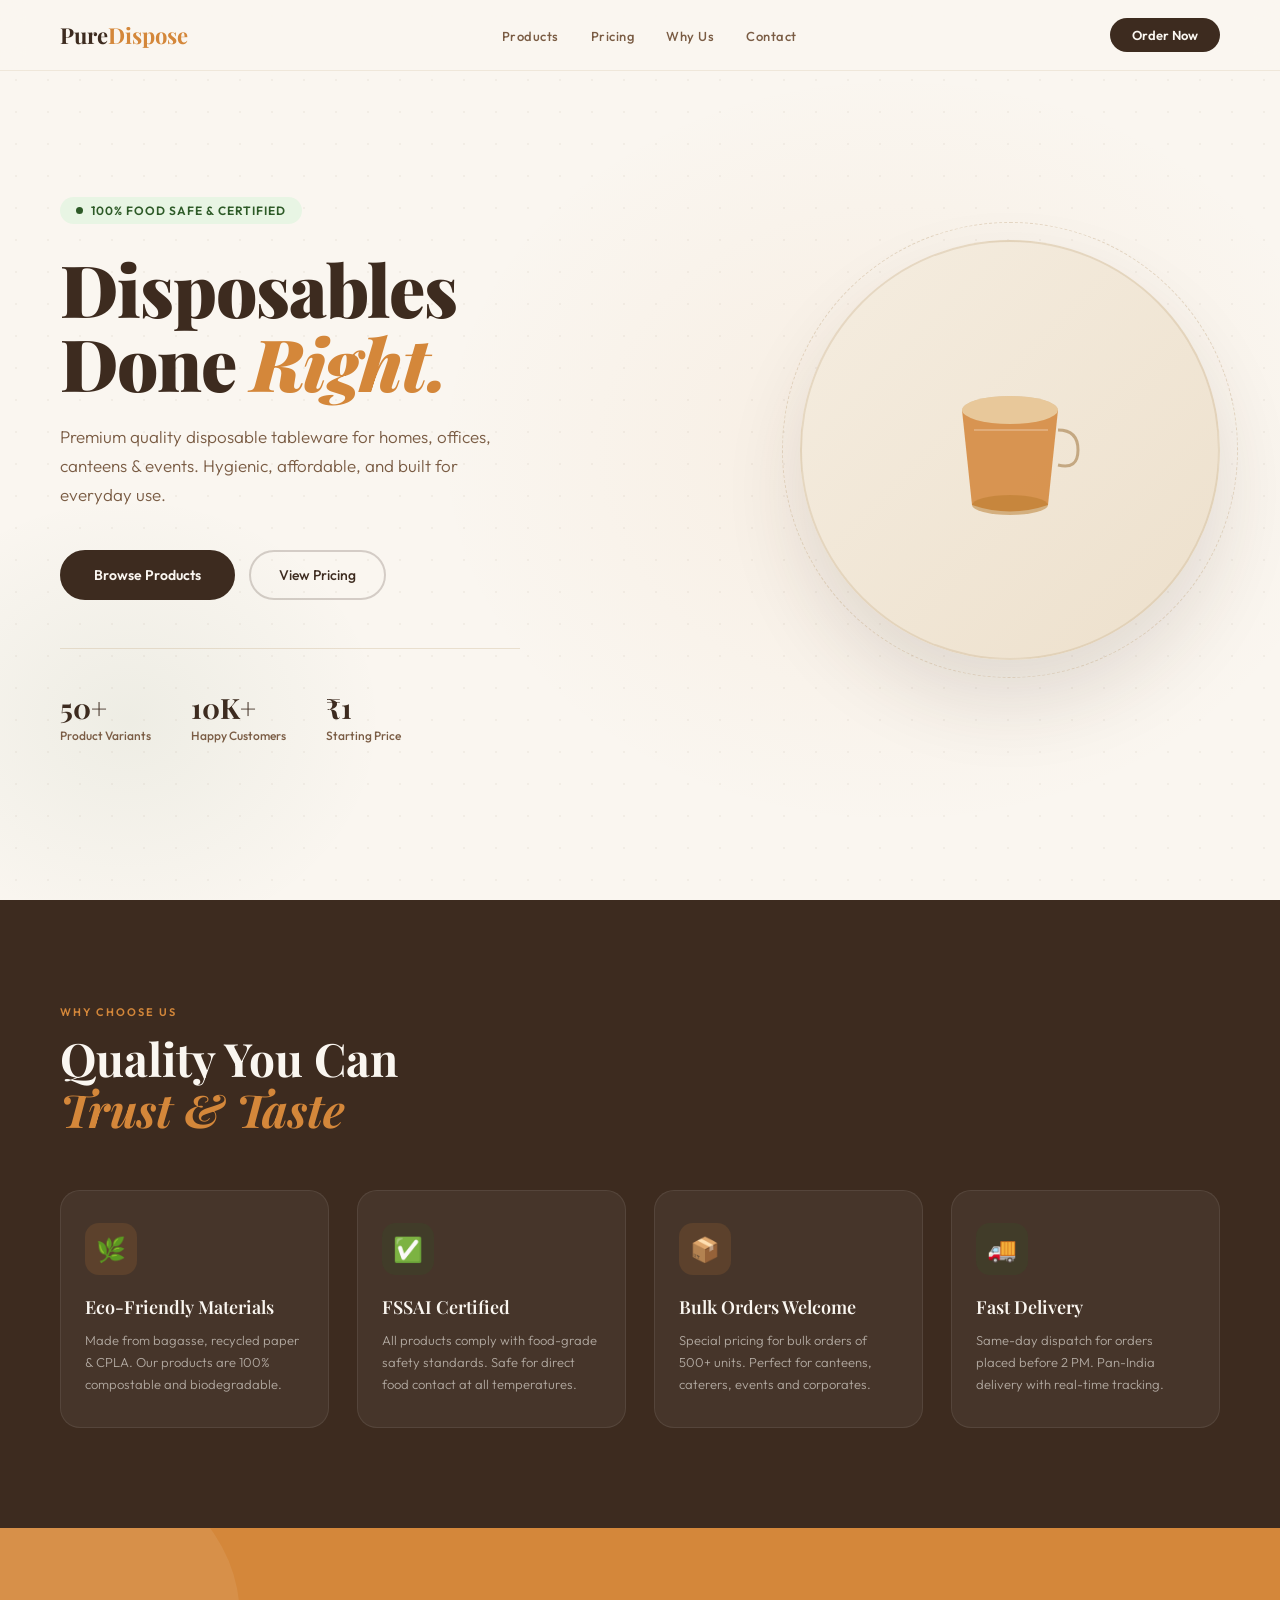
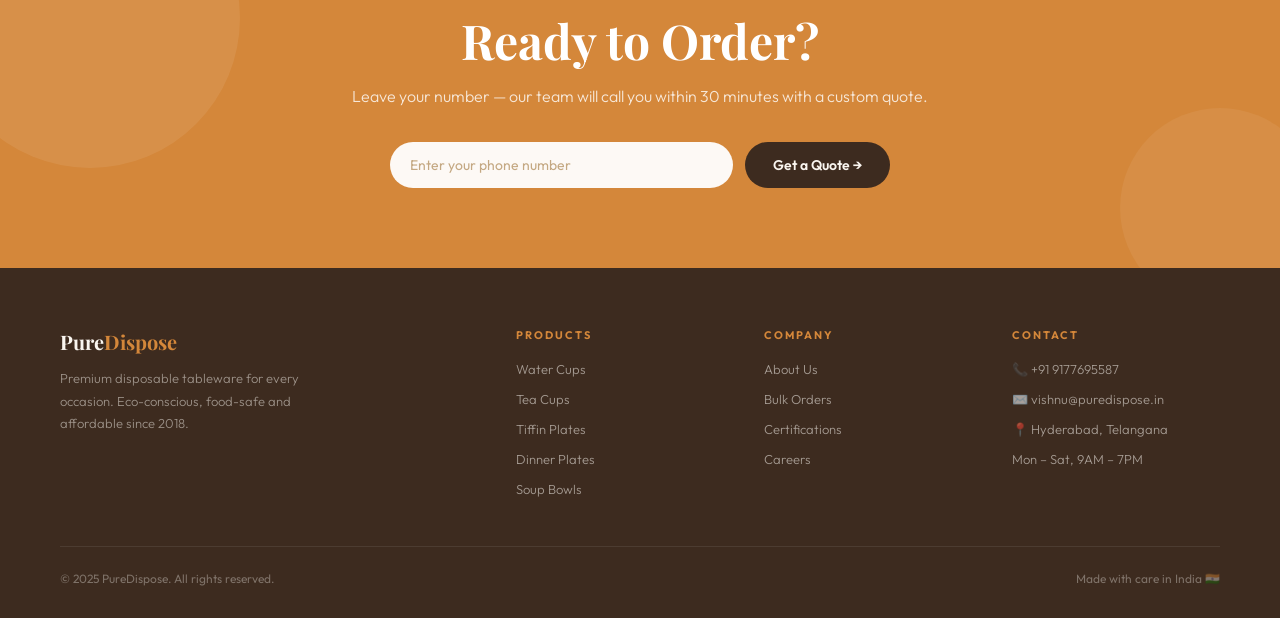
<file: frontend/index.html>
<!DOCTYPE html>
<html lang="en">
<head>
<meta charset="UTF-8">
<meta name="viewport" content="width=device-width, initial-scale=1.0">
<title>PureDispose — Disposable Products</title>
<link href="https://fonts.googleapis.com/css2?family=Playfair+Display:ital,wght@0,500;0,700;0,900;1,500;1,700&family=Outfit:wght@300;400;500;600&display=swap" rel="stylesheet">
<link rel="stylesheet" href="styles/main.css">
</head>
<body>
<nav>
  <a href="index.html" style="text-decoration:none"><div class="logo">Pure<span>Dispose</span></div></a>
  <ul class="nav-links">
    <li><a href="products.html">Products</a></li>
    <li><a href="pricing.html">Pricing</a></li>
    <li><a href="#why">Why Us</a></li>
    <li><a href="#contact">Contact</a></li>
  </ul>
  <a href="#contact" class="nav-cta">Order Now</a>
</nav>

<section class="hero">
  <div class="hero-bg"></div>
  <div class="hero-dots"></div>
  <div class="hero-content">
    <div class="hero-tag">100% Food Safe & Certified</div>
    <h1>Disposables<br>Done <em>Right.</em></h1>
    <p class="hero-sub">Premium quality disposable tableware for homes, offices, canteens & events. Hygienic, affordable, and built for everyday use.</p>
    <div class="hero-btns">
      <a href="products.html" class="btn-primary">Browse Products</a>
      <a href="pricing.html" class="btn-ghost">View Pricing</a>
    </div>
    <div class="hero-stats">
      <div><div class="stat-num">50+</div><div class="stat-lbl">Product Variants</div></div>
      <div><div class="stat-num">10K+</div><div class="stat-lbl">Happy Customers</div></div>
      <div><div class="stat-num">₹1</div><div class="stat-lbl">Starting Price</div></div>
    </div>
  </div>
  <div class="hero-visual">
    <div class="hero-circle">
      <svg class="cup-svg" viewBox="0 0 200 200" fill="none" xmlns="http://www.w3.org/2000/svg">
        <ellipse cx="100" cy="60" rx="48" ry="14" fill="#c4a882" opacity=".4"/>
        <path d="M52 60 L62 155 Q100 168 138 155 L148 60 Z" fill="#d4873a" opacity=".85"/>
        <ellipse cx="100" cy="60" rx="48" ry="14" fill="#e8c89a"/>
        <path d="M64 80 L138 80" stroke="#fff" stroke-width="1.5" opacity=".3"/>
        <path d="M148 80 Q168 80 168 100 Q168 120 148 115" stroke="#c4a882" stroke-width="3" fill="none"/>
        <ellipse cx="100" cy="155" rx="38" ry="10" fill="#b87a2a" opacity=".5"/>
      </svg>
    </div>
  </div>
</section>

<section id="why" class="why">
  <div class="section-tag" style="color:var(--accent)">Why Choose Us</div>
  <div class="section-title">Quality You Can<br><em style="font-style:italic;color:var(--accent)">Trust & Taste</em></div>
  <div class="why-grid">
    <div class="why-card">
      <div class="why-ico" style="background:rgba(212,135,58,0.15)">🌿</div>
      <div class="why-title">Eco-Friendly Materials</div>
      <div class="why-text">Made from bagasse, recycled paper & CPLA. Our products are 100% compostable and biodegradable.</div>
    </div>
    <div class="why-card">
      <div class="why-ico" style="background:rgba(45,90,39,0.2)">✅</div>
      <div class="why-title">FSSAI Certified</div>
      <div class="why-text">All products comply with food-grade safety standards. Safe for direct food contact at all temperatures.</div>
    </div>
    <div class="why-card">
      <div class="why-ico" style="background:rgba(212,135,58,0.15)">📦</div>
      <div class="why-title">Bulk Orders Welcome</div>
      <div class="why-text">Special pricing for bulk orders of 500+ units. Perfect for canteens, caterers, events and corporates.</div>
    </div>
    <div class="why-card">
      <div class="why-ico" style="background:rgba(45,90,39,0.2)">🚚</div>
      <div class="why-title">Fast Delivery</div>
      <div class="why-text">Same-day dispatch for orders placed before 2 PM. Pan-India delivery with real-time tracking.</div>
    </div>
  </div>
</section>

<section class="order-section" id="contact">
  <h2>Ready to Order?</h2>
  <p>Leave your number — our team will call you within 30 minutes with a custom quote.</p>
  <div class="order-form">
    <input class="order-input" type="tel" id="phone" placeholder="Enter your phone number" maxlength="10">
    <button class="order-submit" onclick="submitOrder()">Get a Quote →</button>
  </div>
</section>

<footer>
  <div class="foot-grid">
    <div>
      <div class="foot-brand">Pure<span>Dispose</span></div>
      <div class="foot-desc">Premium disposable tableware for every occasion. Eco-conscious, food-safe and affordable since 2018.</div>
    </div>
    <div>
      <div class="foot-title">Products</div>
      <ul class="foot-links">
        <li><a href="#">Water Cups</a></li>
        <li><a href="#">Tea Cups</a></li>
        <li><a href="#">Tiffin Plates</a></li>
        <li><a href="#">Dinner Plates</a></li>
        <li><a href="#">Soup Bowls</a></li>
      </ul>
    </div>
    <div>
      <div class="foot-title">Company</div>
      <ul class="foot-links">
        <li><a href="#">About Us</a></li>
        <li><a href="#">Bulk Orders</a></li>
        <li><a href="#">Certifications</a></li>
        <li><a href="#">Careers</a></li>
      </ul>
    </div>
    <div>
      <div class="foot-title">Contact</div>
      <ul class="foot-links">
        <li><a href="#">📞 +91 9177695587</a></li>
        <li><a href="#">✉️ vishnu@puredispose.in</a></li>
        <li><a href="#">📍 Hyderabad, Telangana</a></li>
        <li><a href="#">Mon – Sat, 9AM – 7PM</a></li>
      </ul>
    </div>
  </div>
  <div class="foot-bottom">
    <span>© 2025 PureDispose. All rights reserved.</span>
    <span>Made with care in India 🇮🇳</span>
  </div>
</footer>
<div id="toast"></div>
<script src="scripts/main.js"></script>
</body>
</html>
</file>
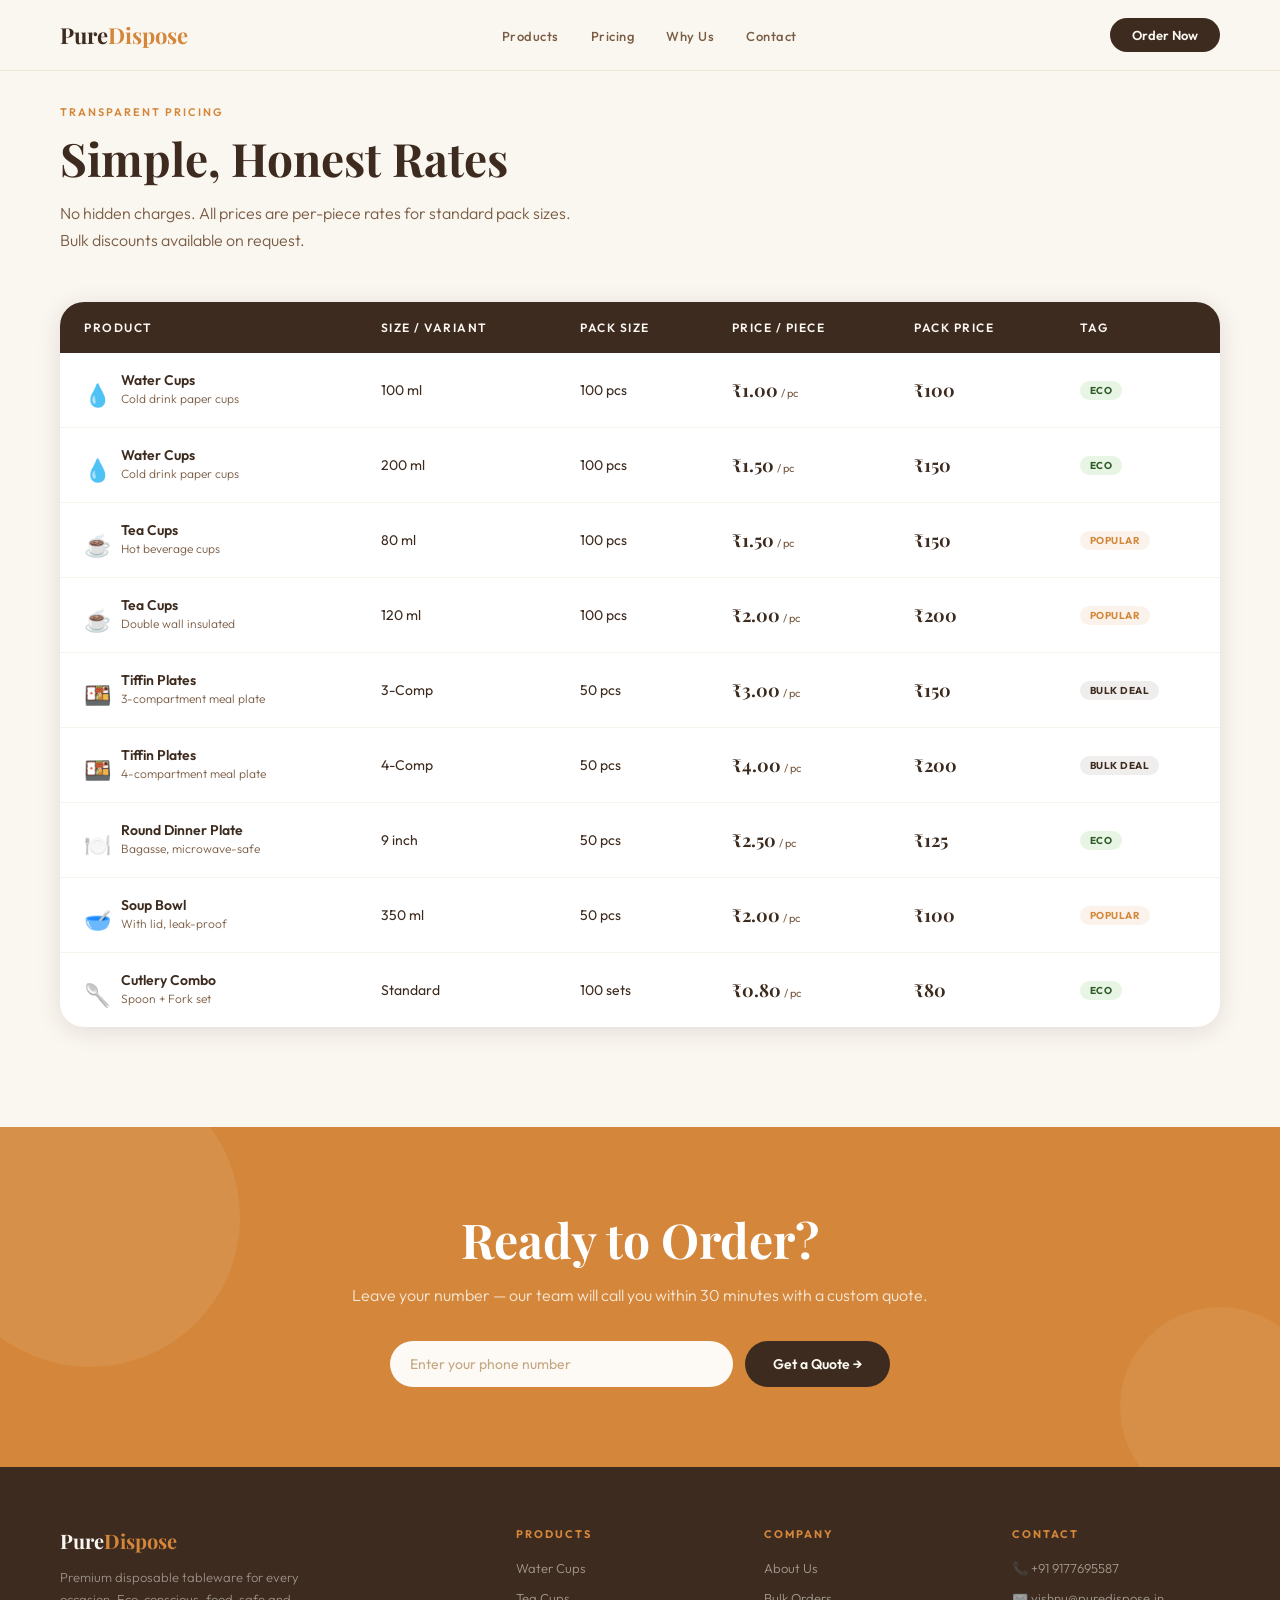
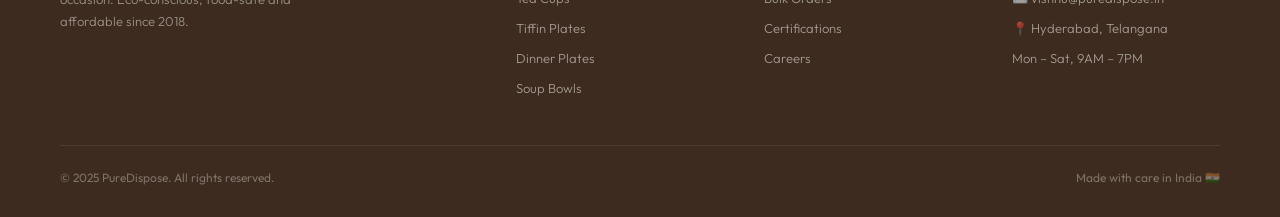
<file: frontend/pricing.html>
<!DOCTYPE html>
<html lang="en">
<head>
<meta charset="UTF-8">
<meta name="viewport" content="width=device-width, initial-scale=1.0">
<title>Pricing — PureDispose</title>
<link href="https://fonts.googleapis.com/css2?family=Playfair+Display:ital,wght@0,500;0,700;0,900;1,500;1,700&family=Outfit:wght@300;400;500;600&display=swap" rel="stylesheet">
<link rel="stylesheet" href="styles/main.css">
</head>
<body>
<nav>
  <a href="index.html" style="text-decoration:none"><div class="logo">Pure<span>Dispose</span></div></a>
  <ul class="nav-links">
    <li><a href="products.html">Products</a></li>
    <li><a href="#pricing">Pricing</a></li>
    <li><a href="index.html#why">Why Us</a></li>
    <li><a href="#contact">Contact</a></li>
  </ul>
  <a href="#contact" class="nav-cta">Order Now</a>
</nav>

<section class="pricing" id="pricing">
  <div class="section-tag">Transparent Pricing</div>
  <div class="section-title">Simple, Honest Rates</div>
  <p class="section-sub">No hidden charges. All prices are per-piece rates for standard pack sizes. Bulk discounts available on request.</p>
  <table class="pricing-table">
    <thead>
      <tr>
        <th>Product</th>
        <th>Size / Variant</th>
        <th>Pack Size</th>
        <th>Price / Piece</th>
        <th>Pack Price</th>
        <th>Tag</th>
      </tr>
    </thead>
    <tbody>
      <tr>
        <td><span class="t-ico">💧</span><div style="display:inline-block"><div class="t-name">Water Cups</div><div class="t-desc">Cold drink paper cups</div></div></td>
        <td>100 ml</td><td>100 pcs</td>
        <td><span class="t-price">₹1.00</span> <span class="t-unit">/ pc</span></td>
        <td><span class="t-price">₹100</span></td>
        <td><span class="t-badge t-eco">Eco</span></td>
      </tr>
      <tr>
        <td><span class="t-ico">💧</span><div style="display:inline-block"><div class="t-name">Water Cups</div><div class="t-desc">Cold drink paper cups</div></div></td>
        <td>200 ml</td><td>100 pcs</td>
        <td><span class="t-price">₹1.50</span> <span class="t-unit">/ pc</span></td>
        <td><span class="t-price">₹150</span></td>
        <td><span class="t-badge t-eco">Eco</span></td>
      </tr>
      <tr>
        <td><span class="t-ico">☕</span><div style="display:inline-block"><div class="t-name">Tea Cups</div><div class="t-desc">Hot beverage cups</div></div></td>
        <td>80 ml</td><td>100 pcs</td>
        <td><span class="t-price">₹1.50</span> <span class="t-unit">/ pc</span></td>
        <td><span class="t-price">₹150</span></td>
        <td><span class="t-badge t-pop">Popular</span></td>
      </tr>
      <tr>
        <td><span class="t-ico">☕</span><div style="display:inline-block"><div class="t-name">Tea Cups</div><div class="t-desc">Double wall insulated</div></div></td>
        <td>120 ml</td><td>100 pcs</td>
        <td><span class="t-price">₹2.00</span> <span class="t-unit">/ pc</span></td>
        <td><span class="t-price">₹200</span></td>
        <td><span class="t-badge t-pop">Popular</span></td>
      </tr>
      <tr>
        <td><span class="t-ico">🍱</span><div style="display:inline-block"><div class="t-name">Tiffin Plates</div><div class="t-desc">3-compartment meal plate</div></div></td>
        <td>3-Comp</td><td>50 pcs</td>
        <td><span class="t-price">₹3.00</span> <span class="t-unit">/ pc</span></td>
        <td><span class="t-price">₹150</span></td>
        <td><span class="t-badge t-bulk">Bulk Deal</span></td>
      </tr>
      <tr>
        <td><span class="t-ico">🍱</span><div style="display:inline-block"><div class="t-name">Tiffin Plates</div><div class="t-desc">4-compartment meal plate</div></div></td>
        <td>4-Comp</td><td>50 pcs</td>
        <td><span class="t-price">₹4.00</span> <span class="t-unit">/ pc</span></td>
        <td><span class="t-price">₹200</span></td>
        <td><span class="t-badge t-bulk">Bulk Deal</span></td>
      </tr>
      <tr>
        <td><span class="t-ico">🍽️</span><div style="display:inline-block"><div class="t-name">Round Dinner Plate</div><div class="t-desc">Bagasse, microwave-safe</div></div></td>
        <td>9 inch</td><td>50 pcs</td>
        <td><span class="t-price">₹2.50</span> <span class="t-unit">/ pc</span></td>
        <td><span class="t-price">₹125</span></td>
        <td><span class="t-badge t-eco">Eco</span></td>
      </tr>
      <tr>
        <td><span class="t-ico">🥣</span><div style="display:inline-block"><div class="t-name">Soup Bowl</div><div class="t-desc">With lid, leak-proof</div></div></td>
        <td>350 ml</td><td>50 pcs</td>
        <td><span class="t-price">₹2.00</span> <span class="t-unit">/ pc</span></td>
        <td><span class="t-price">₹100</span></td>
        <td><span class="t-badge t-pop">Popular</span></td>
      </tr>
      <tr>
        <td><span class="t-ico">🥄</span><div style="display:inline-block"><div class="t-name">Cutlery Combo</div><div class="t-desc">Spoon + Fork set</div></div></td>
        <td>Standard</td><td>100 sets</td>
        <td><span class="t-price">₹0.80</span> <span class="t-unit">/ pc</span></td>
        <td><span class="t-price">₹80</span></td>
        <td><span class="t-badge t-eco">Eco</span></td>
      </tr>
    </tbody>
  </table>
</section>

<section class="order-section" id="contact">
  <h2>Ready to Order?</h2>
  <p>Leave your number — our team will call you within 30 minutes with a custom quote.</p>
  <div class="order-form">
    <input class="order-input" type="tel" id="phone" placeholder="Enter your phone number" maxlength="10">
    <button class="order-submit" onclick="submitOrder()">Get a Quote →</button>
  </div>
</section>

<footer>
  <div class="foot-grid">
    <div>
      <div class="foot-brand">Pure<span>Dispose</span></div>
      <div class="foot-desc">Premium disposable tableware for every occasion. Eco-conscious, food-safe and affordable since 2018.</div>
    </div>
    <div>
      <div class="foot-title">Products</div>
      <ul class="foot-links">
        <li><a href="#">Water Cups</a></li>
        <li><a href="#">Tea Cups</a></li>
        <li><a href="#">Tiffin Plates</a></li>
        <li><a href="#">Dinner Plates</a></li>
        <li><a href="#">Soup Bowls</a></li>
      </ul>
    </div>
    <div>
      <div class="foot-title">Company</div>
      <ul class="foot-links">
        <li><a href="#">About Us</a></li>
        <li><a href="#">Bulk Orders</a></li>
        <li><a href="#">Certifications</a></li>
        <li><a href="#">Careers</a></li>
      </ul>
    </div>
    <div>
      <div class="foot-title">Contact</div>
      <ul class="foot-links">
        <li><a href="#">📞 +91 9177695587</a></li>
        <li><a href="#">✉️ vishnu@puredispose.in</a></li>
        <li><a href="#">📍 Hyderabad, Telangana</a></li>
        <li><a href="#">Mon – Sat, 9AM – 7PM</a></li>
      </ul>
    </div>
  </div>
  <div class="foot-bottom">
    <span>© 2025 PureDispose. All rights reserved.</span>
    <span>Made with care in India 🇮🇳</span>
  </div>
</footer>
<div id="toast"></div>
<script src="scripts/main.js"></script>
</body>
</html>
</file>
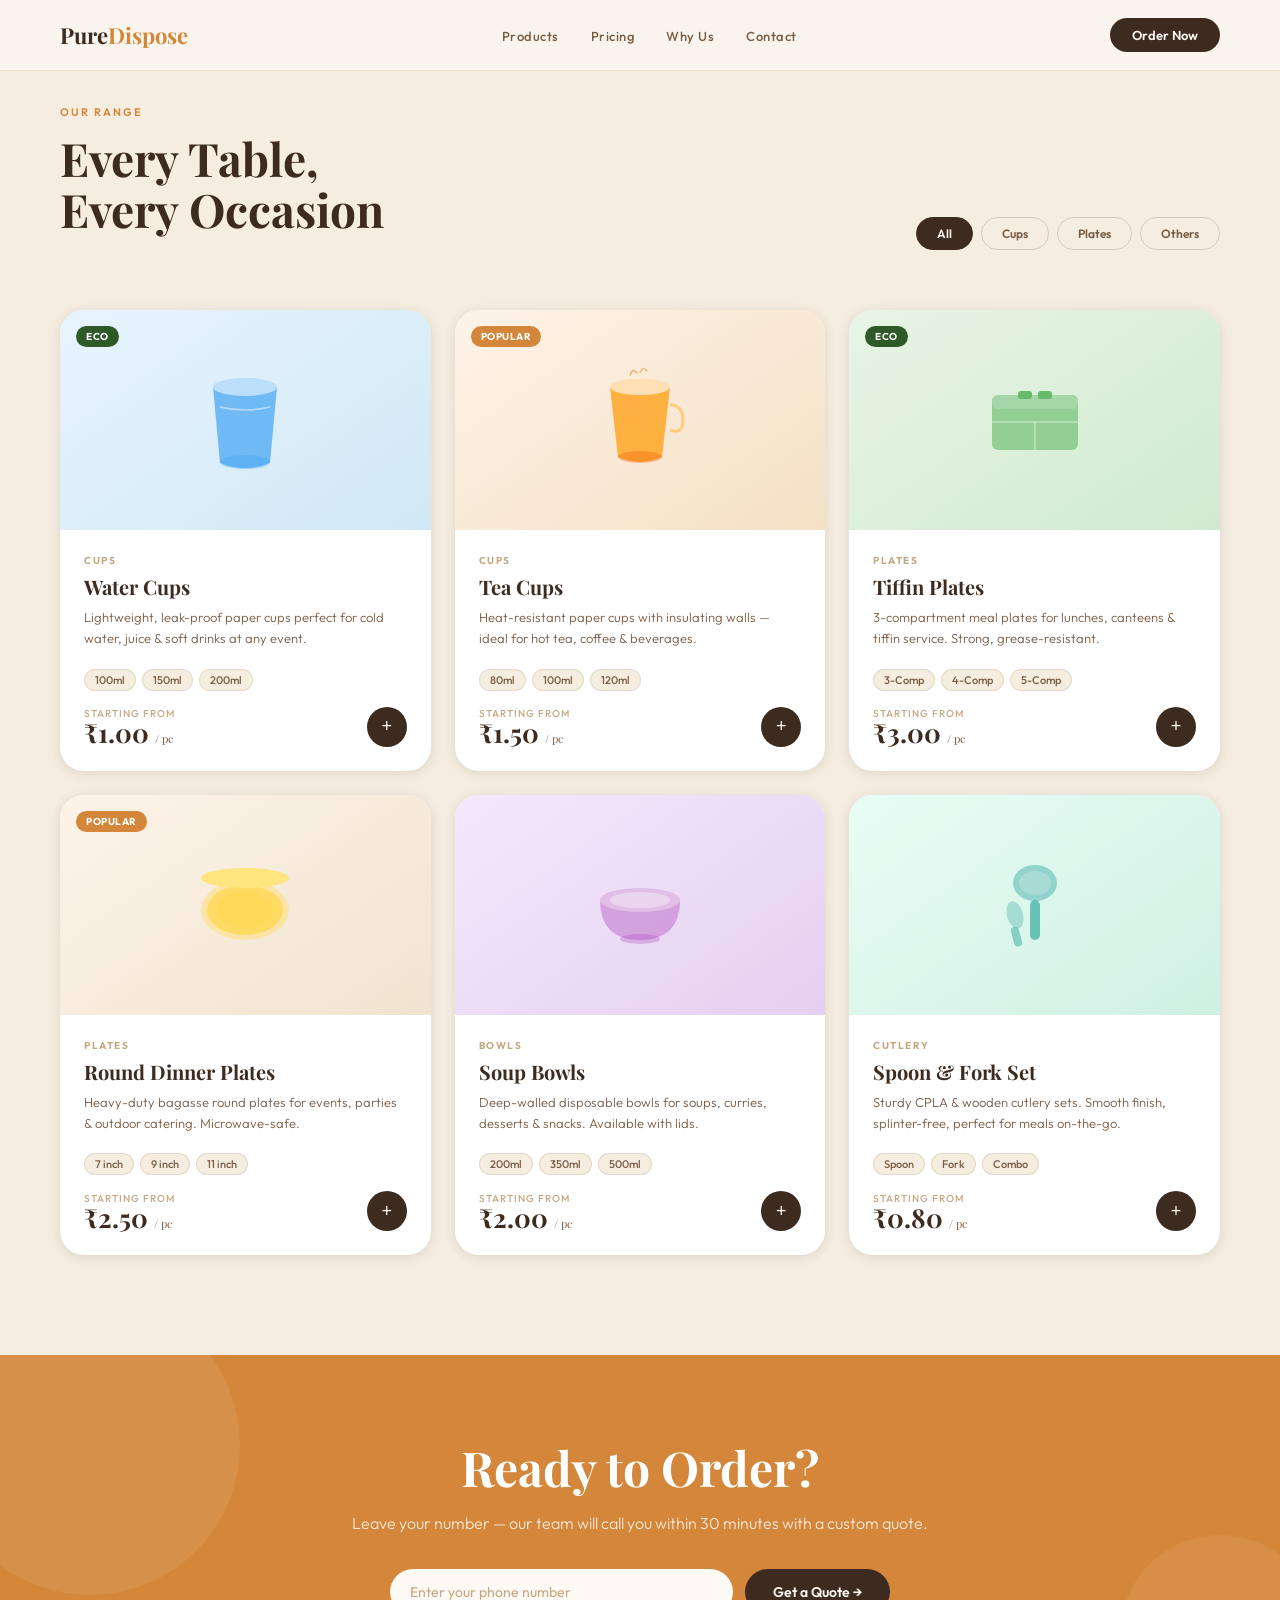
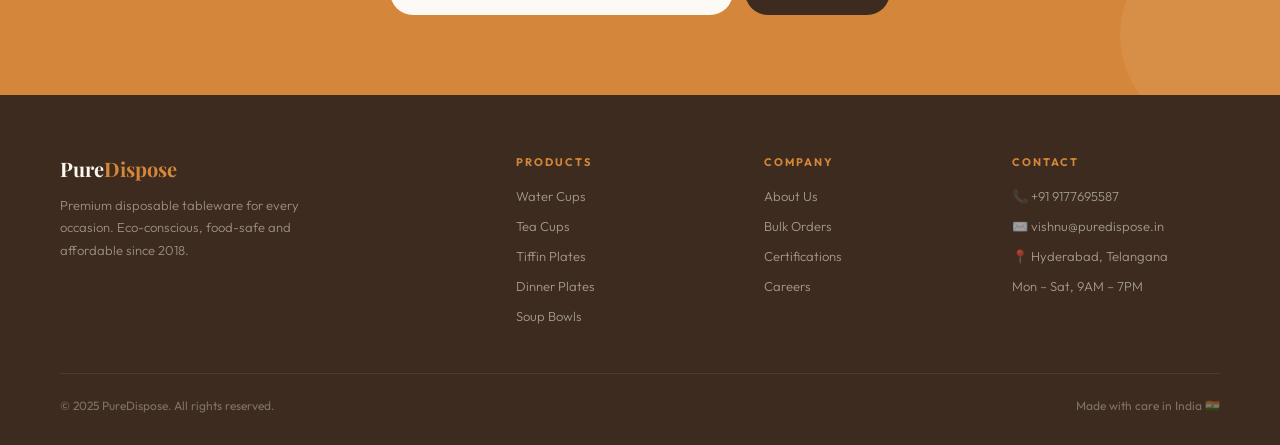
<file: frontend/products.html>
<!DOCTYPE html>
<html lang="en">
<head>
<meta charset="UTF-8">
<meta name="viewport" content="width=device-width, initial-scale=1.0">
<title>Products — PureDispose</title>
<link href="https://fonts.googleapis.com/css2?family=Playfair+Display:ital,wght@0,500;0,700;0,900;1,500;1,700&family=Outfit:wght@300;400;500;600&display=swap" rel="stylesheet">
<link rel="stylesheet" href="styles/main.css">
</head>
<body>
<nav>
  <a href="index.html" style="text-decoration:none"><div class="logo">Pure<span>Dispose</span></div></a>
  <ul class="nav-links">
    <li><a href="#products">Products</a></li>
    <li><a href="pricing.html">Pricing</a></li>
    <li><a href="index.html#why">Why Us</a></li>
    <li><a href="#contact">Contact</a></li>
  </ul>
  <a href="#contact" class="nav-cta">Order Now</a>
</nav>

<section class="products" id="products">
  <div class="products-head">
    <div>
      <div class="section-tag">Our Range</div>
      <div class="section-title">Every Table,<br>Every Occasion</div>
    </div>
    <div class="filter-tabs">
      <button class="ftab active" onclick="filterCards('all',this)">All</button>
      <button class="ftab" onclick="filterCards('cups',this)">Cups</button>
      <button class="ftab" onclick="filterCards('plates',this)">Plates</button>
      <button class="ftab" onclick="filterCards('others',this)">Others</button>
    </div>
  </div>
  <div class="products-grid" id="prod-grid">

    <div class="prod-card" data-cat="cups">
      <div class="prod-img ill-water">
        <svg width="90" height="110" viewBox="0 0 90 110" fill="none">
          <ellipse cx="45" cy="22" rx="32" ry="9" fill="#90caf9" opacity=".5"/>
          <path d="M13 22 L20 98 Q45 108 70 98 L77 22 Z" fill="#64b5f6" opacity=".9"/>
          <ellipse cx="45" cy="22" rx="32" ry="9" fill="#bbdefb"/>
          <path d="M20 42 Q45 48 70 42" stroke="#fff" stroke-width="1.5" fill="none" opacity=".5"/>
          <ellipse cx="45" cy="97" rx="25" ry="7" fill="#42a5f5" opacity=".4"/>
        </svg>
        <div class="prod-badge">Eco</div>
      </div>
      <div class="prod-body">
        <div class="prod-cat">Cups</div>
        <div class="prod-name">Water Cups</div>
        <div class="prod-desc">Lightweight, leak-proof paper cups perfect for cold water, juice & soft drinks at any event.</div>
        <div class="prod-sizes">
          <span class="size-tag">100ml</span><span class="size-tag">150ml</span><span class="size-tag">200ml</span>
        </div>
        <div class="prod-footer">
          <div class="prod-price">
            <span class="price-from">Starting from</span>
            <span class="price-val">₹1.00 <span class="price-unit">/ pc</span></span>
          </div>
          <button class="prod-btn" onclick="addToCart('Water Cups')">+</button>
        </div>
      </div>
    </div>

    <div class="prod-card" data-cat="cups">
      <div class="prod-img ill-tea">
        <svg width="90" height="110" viewBox="0 0 90 110" fill="none">
          <ellipse cx="45" cy="22" rx="30" ry="8" fill="#ffcc80" opacity=".5"/>
          <path d="M15 22 L23 92 Q45 102 67 92 L75 22 Z" fill="#ffa726" opacity=".85"/>
          <ellipse cx="45" cy="22" rx="30" ry="8" fill="#ffe0b2"/>
          <path d="M75 40 Q88 40 88 55 Q88 70 75 65" stroke="#ffcc80" stroke-width="3" fill="none"/>
          <path d="M35 10 Q38 2 42 8" stroke="#f57c00" stroke-width="1.5" fill="none" opacity=".5" stroke-linecap="round"/>
          <path d="M45 8 Q48 0 52 6" stroke="#f57c00" stroke-width="1.5" fill="none" opacity=".4" stroke-linecap="round"/>
          <ellipse cx="45" cy="92" rx="22" ry="6" fill="#e65100" opacity=".3"/>
        </svg>
        <div class="prod-badge hot">Popular</div>
      </div>
      <div class="prod-body">
        <div class="prod-cat">Cups</div>
        <div class="prod-name">Tea Cups</div>
        <div class="prod-desc">Heat-resistant paper cups with insulating walls — ideal for hot tea, coffee & beverages.</div>
        <div class="prod-sizes">
          <span class="size-tag">80ml</span><span class="size-tag">100ml</span><span class="size-tag">120ml</span>
        </div>
        <div class="prod-footer">
          <div class="prod-price">
            <span class="price-from">Starting from</span>
            <span class="price-val">₹1.50 <span class="price-unit">/ pc</span></span>
          </div>
          <button class="prod-btn" onclick="addToCart('Tea Cups')">+</button>
        </div>
      </div>
    </div>

    <div class="prod-card" data-cat="plates">
      <div class="prod-img ill-tiffin">
        <svg width="110" height="90" viewBox="0 0 110 90" fill="none">
          <rect x="12" y="20" width="86" height="55" rx="6" fill="#81c784" opacity=".8"/>
          <rect x="12" y="20" width="86" height="14" rx="6" fill="#a5d6a7"/>
          <line x1="12" y1="47" x2="98" y2="47" stroke="#fff" stroke-width="1.5" opacity=".4"/>
          <line x1="55" y1="47" x2="55" y2="75" stroke="#fff" stroke-width="1.5" opacity=".4"/>
          <rect x="38" y="16" width="14" height="8" rx="3" fill="#66bb6a"/>
          <rect x="58" y="16" width="14" height="8" rx="3" fill="#66bb6a"/>
        </svg>
        <div class="prod-badge">Eco</div>
      </div>
      <div class="prod-body">
        <div class="prod-cat">Plates</div>
        <div class="prod-name">Tiffin Plates</div>
        <div class="prod-desc">3-compartment meal plates for lunches, canteens & tiffin service. Strong, grease-resistant.</div>
        <div class="prod-sizes">
          <span class="size-tag">3-Comp</span><span class="size-tag">4-Comp</span><span class="size-tag">5-Comp</span>
        </div>
        <div class="prod-footer">
          <div class="prod-price">
            <span class="price-from">Starting from</span>
            <span class="price-val">₹3.00 <span class="price-unit">/ pc</span></span>
          </div>
          <button class="prod-btn" onclick="addToCart('Tiffin Plates')">+</button>
        </div>
      </div>
    </div>

    <div class="prod-card" data-cat="plates">
      <div class="prod-img ill-plate">
        <svg width="110" height="90" viewBox="0 0 110 90" fill="none">
          <ellipse cx="55" cy="50" rx="44" ry="30" fill="#ffe082" opacity=".6"/>
          <ellipse cx="55" cy="50" rx="38" ry="25" fill="#ffcc02" opacity=".4"/>
          <ellipse cx="55" cy="50" rx="28" ry="18" fill="#ffd54f" opacity=".5"/>
          <ellipse cx="55" cy="18" rx="44" ry="10" fill="#ffe57d"/>
        </svg>
        <div class="prod-badge hot">Popular</div>
      </div>
      <div class="prod-body">
        <div class="prod-cat">Plates</div>
        <div class="prod-name">Round Dinner Plates</div>
        <div class="prod-desc">Heavy-duty bagasse round plates for events, parties & outdoor catering. Microwave-safe.</div>
        <div class="prod-sizes">
          <span class="size-tag">7 inch</span><span class="size-tag">9 inch</span><span class="size-tag">11 inch</span>
        </div>
        <div class="prod-footer">
          <div class="prod-price">
            <span class="price-from">Starting from</span>
            <span class="price-val">₹2.50 <span class="price-unit">/ pc</span></span>
          </div>
          <button class="prod-btn" onclick="addToCart('Round Plates')">+</button>
        </div>
      </div>
    </div>

    <div class="prod-card" data-cat="others">
      <div class="prod-img ill-bowl">
        <svg width="100" height="90" viewBox="0 0 100 90" fill="none">
          <path d="M10 40 Q10 80 50 80 Q90 80 90 40 Z" fill="#ce93d8" opacity=".8"/>
          <ellipse cx="50" cy="40" rx="40" ry="12" fill="#e1bee7"/>
          <ellipse cx="50" cy="40" rx="30" ry="8" fill="#f3e5f5" opacity=".6"/>
          <ellipse cx="50" cy="79" rx="20" ry="5" fill="#ab47bc" opacity=".3"/>
        </svg>
      </div>
      <div class="prod-body">
        <div class="prod-cat">Bowls</div>
        <div class="prod-name">Soup Bowls</div>
        <div class="prod-desc">Deep-walled disposable bowls for soups, curries, desserts & snacks. Available with lids.</div>
        <div class="prod-sizes">
          <span class="size-tag">200ml</span><span class="size-tag">350ml</span><span class="size-tag">500ml</span>
        </div>
        <div class="prod-footer">
          <div class="prod-price">
            <span class="price-from">Starting from</span>
            <span class="price-val">₹2.00 <span class="price-unit">/ pc</span></span>
          </div>
          <button class="prod-btn" onclick="addToCart('Soup Bowls')">+</button>
        </div>
      </div>
    </div>

    <div class="prod-card" data-cat="others">
      <div class="prod-img ill-spoon">
        <svg width="100" height="100" viewBox="0 0 100 100" fill="none">
          <ellipse cx="50" cy="28" rx="22" ry="18" fill="#80cbc4" opacity=".8"/>
          <ellipse cx="50" cy="28" rx="16" ry="12" fill="#b2dfdb" opacity=".7"/>
          <rect x="45" y="45" width="10" height="40" rx="5" fill="#4db6ac" opacity=".8"/>
          <ellipse cx="30" cy="60" rx="8" ry="14" rx="8" fill="#80cbc4" opacity=".6" transform="rotate(-15 30 60)"/>
          <rect x="25" y="73" width="8" height="20" rx="4" fill="#4db6ac" opacity=".6" transform="rotate(-15 25 73)"/>
        </svg>
      </div>
      <div class="prod-body">
        <div class="prod-cat">Cutlery</div>
        <div class="prod-name">Spoon & Fork Set</div>
        <div class="prod-desc">Sturdy CPLA & wooden cutlery sets. Smooth finish, splinter-free, perfect for meals on-the-go.</div>
        <div class="prod-sizes">
          <span class="size-tag">Spoon</span><span class="size-tag">Fork</span><span class="size-tag">Combo</span>
        </div>
        <div class="prod-footer">
          <div class="prod-price">
            <span class="price-from">Starting from</span>
            <span class="price-val">₹0.80 <span class="price-unit">/ pc</span></span>
          </div>
          <button class="prod-btn" onclick="addToCart('Cutlery Set')">+</button>
        </div>
      </div>
    </div>

  </div>
</section>

<section class="order-section" id="contact">
  <h2>Ready to Order?</h2>
  <p>Leave your number — our team will call you within 30 minutes with a custom quote.</p>
  <div class="order-form">
    <input class="order-input" type="tel" id="phone" placeholder="Enter your phone number" maxlength="10">
    <button class="order-submit" onclick="submitOrder()">Get a Quote →</button>
  </div>
</section>

<footer>
  <div class="foot-grid">
    <div>
      <div class="foot-brand">Pure<span>Dispose</span></div>
      <div class="foot-desc">Premium disposable tableware for every occasion. Eco-conscious, food-safe and affordable since 2018.</div>
    </div>
    <div>
      <div class="foot-title">Products</div>
      <ul class="foot-links">
        <li><a href="#">Water Cups</a></li>
        <li><a href="#">Tea Cups</a></li>
        <li><a href="#">Tiffin Plates</a></li>
        <li><a href="#">Dinner Plates</a></li>
        <li><a href="#">Soup Bowls</a></li>
      </ul>
    </div>
    <div>
      <div class="foot-title">Company</div>
      <ul class="foot-links">
        <li><a href="#">About Us</a></li>
        <li><a href="#">Bulk Orders</a></li>
        <li><a href="#">Certifications</a></li>
        <li><a href="#">Careers</a></li>
      </ul>
    </div>
    <div>
      <div class="foot-title">Contact</div>
      <ul class="foot-links">
        <li><a href="#">📞 +91 9177695587</a></li>
        <li><a href="#">✉️ vishnu@puredispose.in</a></li>
        <li><a href="#">📍 Hyderabad, Telangana</a></li>
        <li><a href="#">Mon – Sat, 9AM – 7PM</a></li>
      </ul>
    </div>
  </div>
  <div class="foot-bottom">
    <span>© 2025 PureDispose. All rights reserved.</span>
    <span>Made with care in India 🇮🇳</span>
  </div>
</footer>
<div id="toast"></div>
<script src="scripts/main.js"></script>
</body>
</html>
</file>
<file: frontend/styles/main.css>
:root{
  --cream:#faf6f0;--warm:#f5ede0;--brown:#3d2b1f;--mid:#7a5c44;--light:#c4a882;
  --green:#2d5a27;--green-light:#e8f5e4;--accent:#d4873a;--white:#fff;
  --shadow:rgba(61,43,31,0.12);
}
*{margin:0;padding:0;box-sizing:border-box}
html{scroll-behavior:smooth}
body{background:var(--cream);color:var(--brown);font-family:'Outfit',sans-serif;overflow-x:hidden}

/* NAV */
nav{position:fixed;top:0;left:0;right:0;z-index:100;padding:18px 60px;display:flex;align-items:center;justify-content:space-between;background:rgba(250,246,240,0.88);backdrop-filter:blur(12px);border-bottom:1px solid rgba(196,168,130,0.2)}
.logo{font-family:'Playfair Display',serif;font-size:22px;font-weight:700;color:var(--brown)}
.logo span{color:var(--accent)}
.nav-links{display:flex;gap:32px;list-style:none}
.nav-links a{font-size:13px;font-weight:500;color:var(--mid);text-decoration:none;letter-spacing:.5px;transition:color .2s}
.nav-links a:hover{color:var(--brown)}
.nav-cta{background:var(--brown);color:var(--cream);padding:9px 22px;border-radius:50px;font-size:13px;font-weight:600;text-decoration:none;transition:all .2s}
.nav-cta:hover{background:var(--accent);transform:translateY(-1px)}

/* HERO */
.hero{min-height:100vh;display:flex;align-items:center;padding:120px 60px 80px;position:relative;overflow:hidden}
.hero-bg{position:absolute;inset:0;background:radial-gradient(ellipse 60% 70% at 70% 50%,rgba(212,135,58,0.08),transparent 60%),radial-gradient(ellipse 40% 50% at 10% 80%,rgba(45,90,39,0.06),transparent 50%);z-index:0}
.hero-dots{position:absolute;top:0;left:0;width:100%;height:100%;background-image:radial-gradient(circle,rgba(122,92,68,0.12) 1px,transparent 1px);background-size:32px 32px;z-index:0;opacity:.5}
.hero-content{position:relative;z-index:1;max-width:580px}
.hero-tag{display:inline-flex;align-items:center;gap:8px;background:var(--green-light);color:var(--green);padding:6px 16px;border-radius:50px;font-size:12px;font-weight:600;letter-spacing:1px;text-transform:uppercase;margin-bottom:28px}
.hero-tag::before{content:'';width:7px;height:7px;background:var(--green);border-radius:50%}
h1{font-family:'Playfair Display',serif;font-size:72px;font-weight:900;line-height:1.02;letter-spacing:-1px;margin-bottom:24px}
h1 em{font-style:italic;color:var(--accent)}
.hero-sub{font-size:17px;font-weight:300;color:var(--mid);line-height:1.7;max-width:460px;margin-bottom:40px}
.hero-btns{display:flex;gap:14px;align-items:center}
.btn-primary{background:var(--brown);color:var(--cream);padding:14px 32px;border-radius:50px;font-size:14px;font-weight:600;text-decoration:none;transition:all .25s;border:2px solid var(--brown)}
.btn-primary:hover{background:var(--accent);border-color:var(--accent);transform:translateY(-2px);box-shadow:0 12px 32px rgba(212,135,58,0.3)}
.btn-ghost{color:var(--brown);padding:14px 28px;border-radius:50px;font-size:14px;font-weight:500;text-decoration:none;border:2px solid rgba(61,43,31,0.2);transition:all .2s}
.btn-ghost:hover{border-color:var(--brown);background:rgba(61,43,31,0.04)}
.hero-visual{position:absolute;right:60px;top:50%;transform:translateY(-50%);width:420px;height:420px;z-index:1}
.hero-circle{width:100%;height:100%;border-radius:50%;background:linear-gradient(135deg,var(--warm),#ede0cc);border:2px solid rgba(196,168,130,0.3);display:flex;align-items:center;justify-content:center;position:relative;box-shadow:0 40px 80px rgba(61,43,31,0.12)}
.hero-circle::before{content:'';position:absolute;inset:-20px;border-radius:50%;border:1px dashed rgba(196,168,130,0.4)}
.cup-svg{width:200px;height:200px}
.hero-stats{display:flex;gap:40px;margin-top:48px;padding-top:40px;border-top:1px solid rgba(196,168,130,0.3)}
.stat-num{font-family:'Playfair Display',serif;font-size:28px;font-weight:700;color:var(--brown)}
.stat-lbl{font-size:12px;color:var(--mid);margin-top:2px;font-weight:500}

/* SECTION COMMONS */
section{padding:100px 60px}
.section-tag{display:inline-block;font-size:11px;font-weight:600;letter-spacing:2px;text-transform:uppercase;color:var(--accent);margin-bottom:14px}
.section-title{font-family:'Playfair Display',serif;font-size:46px;font-weight:700;line-height:1.1;margin-bottom:16px}
.section-sub{font-size:16px;color:var(--mid);font-weight:300;line-height:1.7;max-width:520px}

/* PRODUCTS */
.products{background:var(--warm)}
.products-head{display:flex;align-items:flex-end;justify-content:space-between;margin-bottom:60px}
.filter-tabs{display:flex;gap:8px}
.ftab{padding:8px 20px;border-radius:50px;font-size:12px;font-weight:600;cursor:pointer;border:1.5px solid rgba(61,43,31,0.18);background:none;color:var(--mid);transition:all .2s;font-family:'Outfit',sans-serif}
.ftab.active,.ftab:hover{background:var(--brown);color:var(--cream);border-color:var(--brown)}
.products-grid{display:grid;grid-template-columns:repeat(3,1fr);gap:24px}
.prod-card{background:var(--white);border-radius:24px;overflow:hidden;transition:all .3s;cursor:pointer;position:relative;box-shadow:0 2px 12px var(--shadow)}
.prod-card:hover{transform:translateY(-8px);box-shadow:0 24px 56px rgba(61,43,31,0.16)}
.prod-img{height:220px;display:flex;align-items:center;justify-content:center;position:relative;overflow:hidden}
.prod-badge{position:absolute;top:16px;left:16px;background:var(--green);color:#fff;font-size:10px;font-weight:700;padding:4px 10px;border-radius:50px;letter-spacing:.5px;text-transform:uppercase}
.prod-badge.hot{background:var(--accent)}
.prod-body{padding:24px}
.prod-cat{font-size:10px;font-weight:700;text-transform:uppercase;letter-spacing:1.5px;color:var(--light);margin-bottom:8px}
.prod-name{font-family:'Playfair Display',serif;font-size:20px;font-weight:700;margin-bottom:8px;line-height:1.2}
.prod-desc{font-size:13px;color:var(--mid);line-height:1.6;margin-bottom:20px;font-weight:300}
.prod-footer{display:flex;align-items:center;justify-content:space-between}
.prod-price{display:flex;flex-direction:column}
.price-from{font-size:10px;color:var(--light);font-weight:500;text-transform:uppercase;letter-spacing:1px}
.price-val{font-family:'Playfair Display',serif;font-size:26px;font-weight:700;color:var(--brown);line-height:1}
.price-unit{font-size:11px;color:var(--mid);font-weight:400}
.prod-btn{width:40px;height:40px;border-radius:50%;background:var(--brown);color:var(--cream);border:none;font-size:18px;cursor:pointer;display:flex;align-items:center;justify-content:center;transition:all .2s}
.prod-btn:hover{background:var(--accent);transform:scale(1.1)}
.prod-sizes{display:flex;gap:6px;margin-bottom:16px;flex-wrap:wrap}
.size-tag{font-size:11px;padding:3px 10px;border-radius:20px;background:var(--warm);color:var(--mid);font-weight:500;border:1px solid rgba(196,168,130,0.3)}

/* PRODUCT ILLUSTRATIONS */
.ill-water{background:linear-gradient(145deg,#e8f4fd,#d0e8f5)}
.ill-tea{background:linear-gradient(145deg,#fdf3e8,#f5e0c4)}
.ill-tiffin{background:linear-gradient(145deg,#e8f5e4,#d0ead0)}
.ill-plate{background:linear-gradient(145deg,#fdf3e8,#f0e4d0)}
.ill-bowl{background:linear-gradient(145deg,#f5e8fd,#e4d0f0)}
.ill-spoon{background:linear-gradient(145deg,#e8fdf5,#d0f0e4)}

/* WHY US */
.why{background:var(--brown);color:var(--cream)}
.why .section-title{color:var(--cream)}
.why .section-sub{color:rgba(250,246,240,0.65)}
.why-grid{display:grid;grid-template-columns:repeat(4,1fr);gap:28px;margin-top:56px}
.why-card{padding:32px 24px;border-radius:20px;background:rgba(255,255,255,0.05);border:1px solid rgba(255,255,255,0.08);transition:all .2s}
.why-card:hover{background:rgba(255,255,255,0.08);transform:translateY(-4px)}
.why-ico{width:52px;height:52px;border-radius:14px;display:flex;align-items:center;justify-content:center;font-size:24px;margin-bottom:20px}
.why-title{font-family:'Playfair Display',serif;font-size:18px;font-weight:600;margin-bottom:10px;color:var(--cream)}
.why-text{font-size:13px;color:rgba(250,246,240,0.6);line-height:1.7;font-weight:300}

/* PRICING TABLE */
.pricing{background:var(--cream)}
.pricing-table{width:100%;border-collapse:collapse;margin-top:48px;background:var(--white);border-radius:24px;overflow:hidden;box-shadow:0 4px 24px var(--shadow)}
.pricing-table thead tr{background:var(--brown);color:var(--cream)}
.pricing-table th{padding:18px 24px;text-align:left;font-size:12px;font-weight:600;text-transform:uppercase;letter-spacing:1.5px;font-family:'Outfit',sans-serif}
.pricing-table tbody tr{border-bottom:1px solid rgba(196,168,130,0.15);transition:background .15s}
.pricing-table tbody tr:last-child{border-bottom:none}
.pricing-table tbody tr:hover{background:var(--warm)}
.pricing-table td{padding:18px 24px;font-size:14px;vertical-align:middle}
.t-ico{font-size:22px;margin-right:10px}
.t-name{font-weight:600;color:var(--brown)}
.t-desc{font-size:12px;color:var(--mid);margin-top:2px;font-weight:300}
.t-price{font-family:'Playfair Display',serif;font-size:18px;font-weight:700;color:var(--brown)}
.t-unit{font-size:11px;color:var(--mid);font-weight:400}
.t-badge{display:inline-block;padding:3px 10px;border-radius:50px;font-size:10px;font-weight:700;text-transform:uppercase;letter-spacing:.5px}
.t-eco{background:var(--green-light);color:var(--green)}
.t-pop{background:rgba(212,135,58,0.1);color:var(--accent)}
.t-bulk{background:rgba(61,43,31,0.08);color:var(--brown)}

/* ORDER SECTION */
.order-section{background:var(--accent);padding:80px 60px;text-align:center;position:relative;overflow:hidden}
.order-section::before{content:'';position:absolute;top:-60px;left:-60px;width:300px;height:300px;border-radius:50%;background:rgba(255,255,255,0.08)}
.order-section::after{content:'';position:absolute;bottom:-40px;right:-40px;width:200px;height:200px;border-radius:50%;background:rgba(255,255,255,0.06)}
.order-section h2{font-family:'Playfair Display',serif;font-size:48px;font-weight:700;color:#fff;margin-bottom:14px;position:relative;z-index:1}
.order-section p{font-size:16px;color:rgba(255,255,255,0.8);margin-bottom:36px;font-weight:300;position:relative;z-index:1}
.order-form{display:flex;gap:12px;max-width:500px;margin:0 auto;position:relative;z-index:1}
.order-input{flex:1;padding:14px 20px;border-radius:50px;border:none;font-size:14px;font-family:'Outfit',sans-serif;outline:none;background:rgba(255,255,255,0.95);color:var(--brown)}
.order-input::placeholder{color:var(--light)}
.order-submit{padding:14px 28px;border-radius:50px;border:none;background:var(--brown);color:var(--cream);font-size:14px;font-weight:600;cursor:pointer;font-family:'Outfit',sans-serif;transition:all .2s;white-space:nowrap}
.order-submit:hover{background:#1a0f09;transform:translateY(-1px)}

/* FOOTER */
footer{background:var(--brown);color:var(--cream);padding:60px 60px 32px}
.foot-grid{display:grid;grid-template-columns:2fr 1fr 1fr 1fr;gap:40px;margin-bottom:48px}
.foot-brand{font-family:'Playfair Display',serif;font-size:20px;font-weight:700;margin-bottom:12px}
.foot-brand span{color:var(--accent)}
.foot-desc{font-size:13px;color:rgba(250,246,240,0.5);line-height:1.7;font-weight:300;max-width:280px}
.foot-title{font-size:11px;font-weight:700;text-transform:uppercase;letter-spacing:2px;color:var(--accent);margin-bottom:16px}
.foot-links{list-style:none;display:flex;flex-direction:column;gap:10px}
.foot-links a{font-size:13px;color:rgba(250,246,240,0.55);text-decoration:none;transition:color .15s;font-weight:300}
.foot-links a:hover{color:var(--cream)}
.foot-bottom{border-top:1px solid rgba(255,255,255,0.08);padding-top:24px;display:flex;align-items:center;justify-content:space-between;font-size:12px;color:rgba(250,246,240,0.35)}

/* ANIMATIONS */
@keyframes fadeUp{from{opacity:0;transform:translateY(24px)}to{opacity:1;transform:translateY(0)}}
@keyframes float{0%,100%{transform:translateY(-50%) rotate(-2deg)}50%{transform:translateY(calc(-50% - 12px)) rotate(2deg)}}
.hero-visual{animation:float 5s ease-in-out infinite}
.hero-content>*{animation:fadeUp .6s ease forwards;opacity:0}
.hero-content>*:nth-child(1){animation-delay:.1s}
.hero-content>*:nth-child(2){animation-delay:.2s}
.hero-content>*:nth-child(3){animation-delay:.3s}
.hero-content>*:nth-child(4){animation-delay:.4s}
.hero-content>*:nth-child(5){animation-delay:.5s}

/* TOAST */
#toast{position:fixed;bottom:28px;right:28px;background:var(--brown);color:var(--cream);padding:14px 22px;border-radius:14px;font-size:13px;font-weight:500;z-index:999;opacity:0;transform:translateY(10px);transition:all .3s;pointer-events:none}
#toast.show{opacity:1;transform:translateY(0)}

@media(max-width:1024px){
  nav{padding:16px 28px}.hero{padding:110px 28px 70px;flex-direction:column}.hero-visual{display:none}
  h1{font-size:52px}section{padding:70px 28px}.products-grid{grid-template-columns:repeat(2,1fr)}
  .why-grid{grid-template-columns:repeat(2,1fr)}.foot-grid{grid-template-columns:1fr 1fr}
  .products-head{flex-direction:column;align-items:flex-start;gap:20px}.order-form{flex-direction:column}
}
@media(max-width:640px){
  h1{font-size:38px}.products-grid{grid-template-columns:1fr}.why-grid{grid-template-columns:1fr}
  .hero-stats{flex-wrap:wrap;gap:24px}.foot-grid{grid-template-columns:1fr}
  .pricing-table{font-size:12px}.pricing-table th,.pricing-table td{padding:12px 14px}
}
</file>
